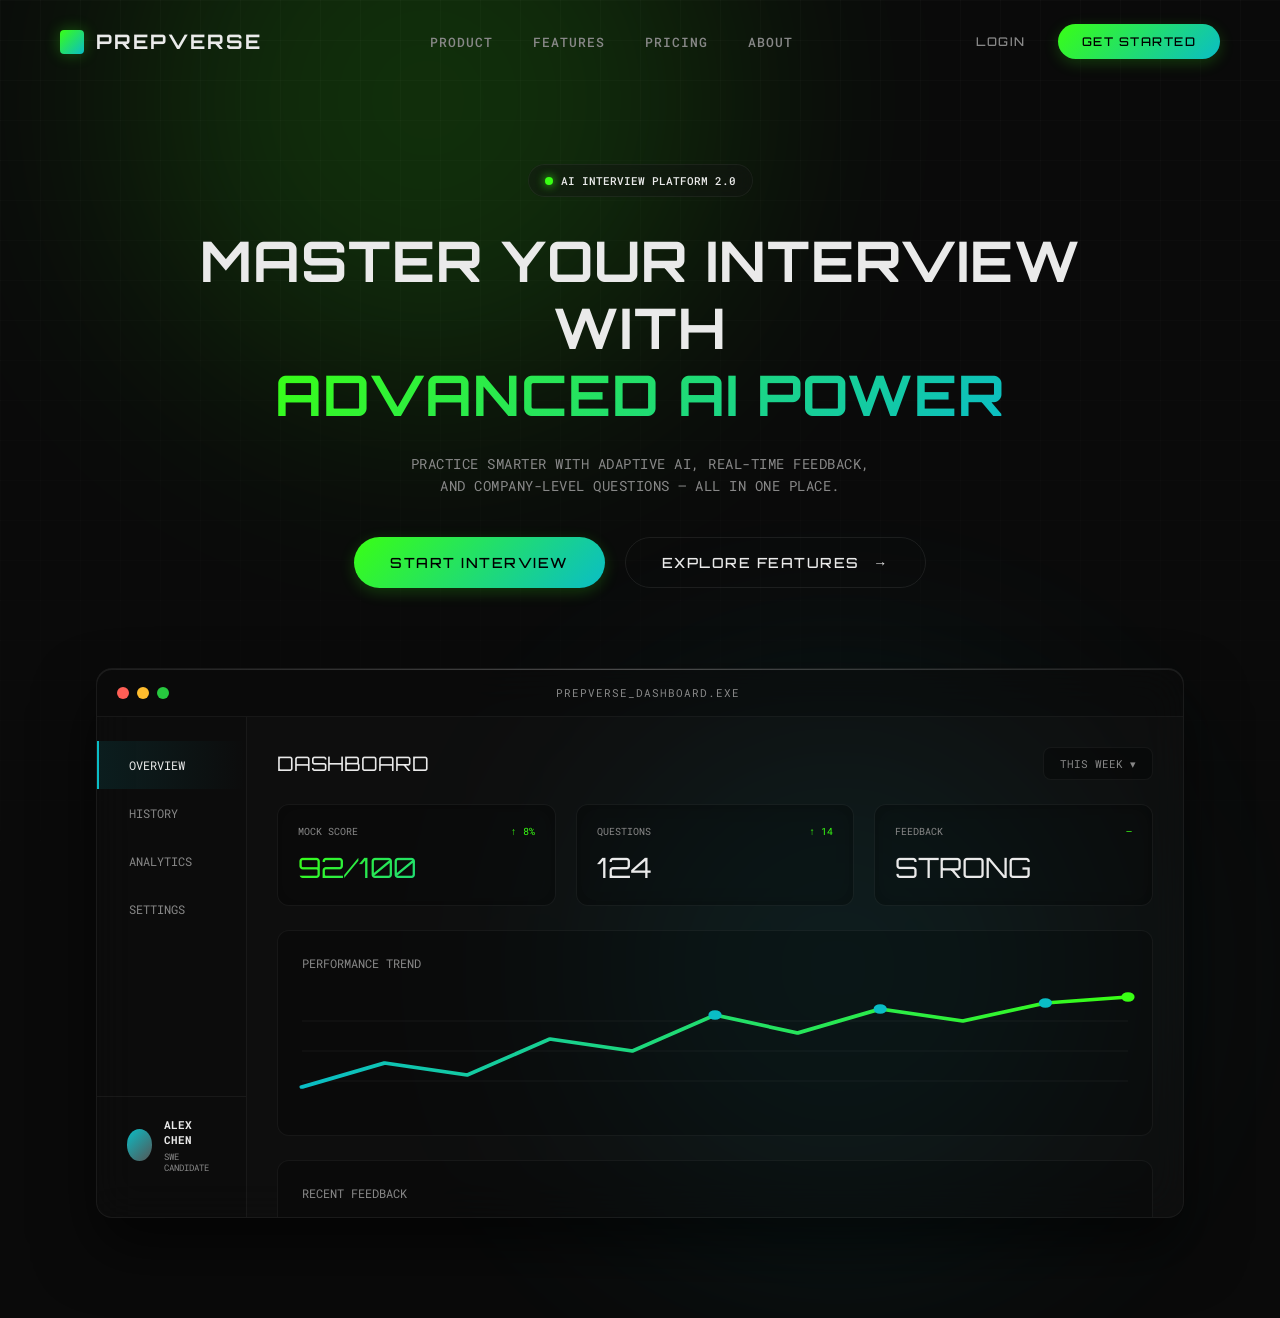
<file: frontend/index.html>
<!DOCTYPE html>
<html lang="en">

<head>
  <meta charset="UTF-8">
  <meta name="viewport" content="width=device-width, initial-scale=1.0">
  <title>PrepVerse | Advanced AI Interview Platform</title>

  <link
    href="https://fonts.googleapis.com/css2?family=Orbitron:wght@400;500;700&family=Roboto+Mono:wght@400;500;700&display=swap"
    rel="stylesheet">
  <link rel="stylesheet" href="styles.css">
</head>

<body>
  <!-- Ambient Background -->
  <div class="ambient-gradient-1"></div>
  <div class="ambient-gradient-2"></div>
  <div class="grid-overlay"></div>

  <!-- NAVBAR -->
  <nav class="navbar">
    <div class="logo">
      <div class="logo-icon"></div>
      PREPVERSE
    </div>

    <div class="nav-links">
      <a href="#product">PRODUCT</a>
      <a href="#features">FEATURES</a>
      <a href="#pricing">PRICING</a>
      <a href="#about">ABOUT</a>
    </div>

    <div class="nav-actions">
      <button class="btn-ghost">LOGIN</button>
      <button class="btn-primary">GET STARTED</button>
    </div>
  </nav>

  <!-- HERO SECTION -->
  <main class="hero">
    <div class="hero-content">
      <div class="badge fade-in-up">
        <span class="badge-dot"></span>
        AI INTERVIEW PLATFORM 2.0
      </div>

      <h1 class="fade-in-up delay-1">
        MASTER YOUR INTERVIEW WITH<br>
        <span class="text-gradient">ADVANCED AI POWER</span>
      </h1>

      <p class="fade-in-up delay-2">
        PRACTICE SMARTER WITH ADAPTIVE AI, REAL-TIME FEEDBACK,<br>
        AND COMPANY-LEVEL QUESTIONS — ALL IN ONE PLACE.
      </p>

      <div class="hero-buttons fade-in-up delay-3">
  <button class="btn-primary large" id="startInterviewBtn">
  START INTERVIEW
</button>
  <button class="btn-outline large">
    EXPLORE FEATURES <span class="arrow">→</span>
  </button>
</div>
    </div>

    <!-- PREVIEW DASHBOARD -->
    <div class="dashboard-preview fade-in-up delay-4">
      <div class="dashboard-header">
        <div class="window-controls">
          <span></span><span></span><span></span>
        </div>
        <div class="window-title">PREPVERSE_DASHBOARD.EXE</div>
      </div>
      <div class="dashboard-grid">
        <!-- SIDEBAR -->
        <div class="side-panel">
          <div class="nav-item active">OVERVIEW</div>
          <div class="nav-item">HISTORY</div>
          <div class="nav-item">ANALYTICS</div>
          <div class="nav-item">SETTINGS</div>

          <div class="user-profile">
            <div class="avatar"></div>
            <div class="user-info">
              <span class="user-name">ALEX CHEN</span>
              <span class="user-role">SWE CANDIDATE</span>
            </div>
          </div>
        </div>

        <!-- MAIN CONTENT -->
        <div class="main-panel">
          <div class="main-header">
            <div class="main-title">DASHBOARD</div>
            <div class="date-filter">THIS WEEK ▾</div>
          </div>

          <div class="stats-row">
            <div class="stat-card">
              <div class="stat-label">
                <span>MOCK SCORE</span>
                <span class="stat-trend">↑ 8%</span>
              </div>
              <div class="stat-value text-gradient">92/100</div>
            </div>
            <div class="stat-card">
              <div class="stat-label">
                <span>QUESTIONS</span>
                <span class="stat-trend">↑ 14</span>
              </div>
              <div class="stat-value">124</div>
            </div>
            <div class="stat-card">
              <div class="stat-label">
                <span>FEEDBACK</span>
                <span class="stat-trend">—</span>
              </div>
              <div class="stat-value">STRONG</div>
            </div>
          </div>

          <div class="chart-section">
            <div class="chart-header-title">PERFORMANCE TREND</div>
            <div class="chart-box">
              <svg viewBox="0 0 500 100" class="line-chart" preserveAspectRatio="none">
                <line x1="0" y1="25" x2="500" y2="25" stroke="rgba(255,255,255,0.05)" stroke-width="1" />
                <line x1="0" y1="50" x2="500" y2="50" stroke="rgba(255,255,255,0.05)" stroke-width="1" />
                <line x1="0" y1="75" x2="500" y2="75" stroke="rgba(255,255,255,0.05)" stroke-width="1" />

                <polyline points="0,80 50,60 100,70 150,40 200,50 250,20 300,35 350,15 400,25 450,10 500,5" fill="none"
                  stroke="url(#chart-gradient)" stroke-width="3" stroke-linecap="round" stroke-linejoin="round" />

                <circle cx="250" cy="20" r="4" fill="#0ABDC6" />
                <circle cx="350" cy="15" r="4" fill="#0ABDC6" />
                <circle cx="450" cy="10" r="4" fill="#0ABDC6" />
                <circle cx="500" cy="5" r="4" fill="#39FF14" />

                <defs>
                  <linearGradient id="chart-gradient" x1="0%" y1="0%" x2="100%" y2="0%">
                    <stop offset="0%" stop-color="#0ABDC6" />
                    <stop offset="100%" stop-color="#39FF14" />
                  </linearGradient>
                </defs>
              </svg>
            </div>
          </div>

          <div class="qa-section">
            <div class="qa-header">RECENT FEEDBACK</div>
            <div class="qa-item">
              <div class="q-row">
                <span class="label-q">Q:</span>
                EXPLAIN OOPS CONCEPTS IN SYSTEM DESIGN.
              </div>
              <div class="a-row">
                <span class="label-a">A:</span>
                OBJECT ORIENTED PROGRAMMING INVOLVES ENCAPSULATION, INHERITANCE, POLYMORPHISM, AND ABSTRACTION. YOUR
                ANSWER DEMONSTRATED DEEP KNOWLEDGE ALTHOUGH LACKED A REAL-WORLD EXAMPLE. SCORE: 8.5/10.
              </div>
            </div>
          </div>

        </div>
      </div>
    </div>

  </main>
  <!-- Pipeline Integration -->
  <script src="app.js"></script>
</body>

</html>
</file>
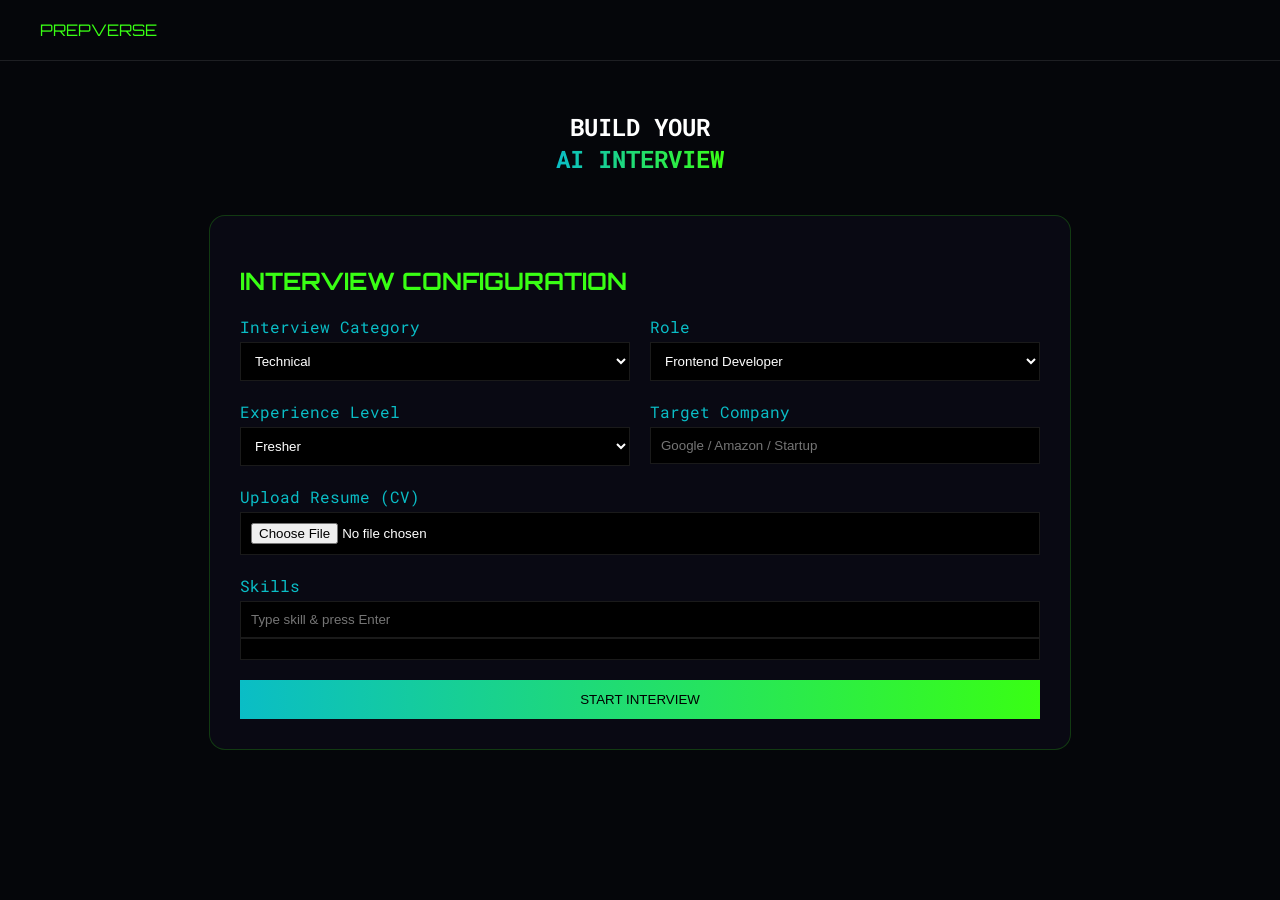
<file: frontend/dashboard.html>
<!DOCTYPE html>
<html lang="en">
<head>
<meta charset="UTF-8">
<meta name="viewport" content="width=device-width, initial-scale=1.0">

<title>PrepVerse | AI Interview Platform</title>

<link href="https://fonts.googleapis.com/css2?family=Orbitron:wght@400;500;700&family=Roboto+Mono:wght@400;500;700&display=swap" rel="stylesheet">

<style>

/* GLOBAL */
body {
  margin: 0;
  font-family: 'Roboto Mono', monospace;
  background: #05060a;
  color: white;
}

/* NAVBAR */
.navbar {
  display: flex;
  justify-content: space-between;
  padding: 20px 40px;
  border-bottom: 1px solid rgba(255,255,255,0.1);
}

.logo {
  font-family: 'Orbitron';
  color: #39FF14;
}

/* HERO */
.hero {
  text-align: center;
  margin-top: 50px;
}

.text-gradient {
  background: linear-gradient(90deg, #0ABDC6, #39FF14);
  -webkit-background-clip: text;
  -webkit-text-fill-color: transparent;
}

/* SETUP */
.setup-container {
  display: flex;
  justify-content: center;
  margin-top: 40px;
}

.setup-box {
  width: 800px;
  background: rgba(10,10,20,0.9);
  border: 1px solid rgba(57,255,20,0.2);
  padding: 30px;
  border-radius: 16px;
}

.setup-box h2 {
  font-family: 'Orbitron';
  color: #39FF14;
  margin-bottom: 20px;
}

/* GRID STRUCTURE */
.form-grid {
  display: grid;
  grid-template-columns: 1fr 1fr;
  gap: 20px;
}

/* INPUTS */
.input-group {
  display: flex;
  flex-direction: column;
}

label {
  color: #0ABDC6;
  margin-bottom: 5px;
}

input, select {
  padding: 10px;
  background: black;
  color: white;
  border: 1px solid rgba(255,255,255,0.1);
}

/* FULL WIDTH */
.full-width {
  grid-column: span 2;
}

/* SKILLS INPUT */
.skills-box {
  display: flex;
  flex-wrap: wrap;
  gap: 8px;
  background: black;
  padding: 10px;
  border: 1px solid rgba(255,255,255,0.1);
}

.skill-tag {
  background: #0ABDC6;
  color: black;
  padding: 5px 10px;
  border-radius: 8px;
  font-size: 12px;
}

/* BUTTON */
.btn-primary {
  margin-top: 20px;
  padding: 12px;
  width: 100%;
  background: linear-gradient(90deg, #0ABDC6, #39FF14);
  border: none;
  cursor: pointer;
}

/* INTERVIEW */
.interview-container {
  display: flex;
  justify-content: center;
  margin-top: 60px;
}

.interview-box {
  width: 700px;
  background: rgba(10,10,20,0.9);
  border: 1px solid rgba(57,255,20,0.2);
  padding: 30px;
  border-radius: 16px;
}

.hidden {
  display: none;
}

</style>
</head>

<body>

<nav class="navbar">
  <div class="logo">PREPVERSE</div>
</nav>

<section class="hero">
  <h1>
    BUILD YOUR<br>
    <span class="text-gradient">AI INTERVIEW</span>
  </h1>
</section>

<!-- SETUP -->
<section class="setup-container" id="setupSection">
  <div class="setup-box">

    <h2>INTERVIEW CONFIGURATION</h2>

    <div class="form-grid">

      <!-- CATEGORY -->
      <div class="input-group">
        <label>Interview Category</label>
        <select id="category">
          <option>Technical</option>
          <option>Behavioral</option>
          <option>System Design</option>
          <option>HR Round</option>
        </select>
      </div>

      <!-- ROLE -->
      <div class="input-group">
        <label>Role</label>
        <select id="role">
          <option>Frontend Developer</option>
          <option>Backend Developer</option>
          <option>Full Stack Developer</option>
          <option>Software Engineer</option>
        </select>
      </div>

      <!-- EXPERIENCE -->
      <div class="input-group">
        <label>Experience Level</label>
        <select id="experience">
          <option>Fresher</option>
          <option>1-3 Years</option>
          <option>3-5 Years</option>
          <option>5+ Years</option>
        </select>
      </div>

      <!-- COMPANY -->
      <div class="input-group">
        <label>Target Company</label>
        <input type="text" id="company" placeholder="Google / Amazon / Startup">
      </div>

      <!-- RESUME -->
      <div class="input-group full-width">
        <label>Upload Resume (CV)</label>
        <input type="file" id="resume">
      </div>

      <!-- SKILLS -->
      <div class="input-group full-width">
        <label>Skills</label>
        <input type="text" id="skillInput" placeholder="Type skill & press Enter">
        <div class="skills-box" id="skillsBox"></div>
      </div>

    </div>

    <button class="btn-primary" id="startBtn">START INTERVIEW</button>

  </div>
</section>

<!-- INTERVIEW -->
<section class="interview-container hidden" id="interviewSection">
  <div class="interview-box">
    <h3 id="questionText">Preparing...</h3>
  </div>
</section>

<script>

// SKILLS HANDLING
const skillInput = document.getElementById("skillInput");
const skillsBox = document.getElementById("skillsBox");

let skills = [];

skillInput.addEventListener("keypress", function(e) {
  if (e.key === "Enter") {
    e.preventDefault();
    const value = skillInput.value.trim();

    if (value) {
      skills.push(value);

      const tag = document.createElement("span");
      tag.className = "skill-tag";
      tag.innerText = value;

      skillsBox.appendChild(tag);
      skillInput.value = "";
    }
  }
});

// START INTERVIEW
document.getElementById("startBtn").addEventListener("click", () => {

  const config = {
    category: document.getElementById("category").value,
    role: document.getElementById("role").value,
    experience: document.getElementById("experience").value,
    company: document.getElementById("company").value,
    skills: skills
  };

  console.log("INTERVIEW CONFIG:", config);

  document.getElementById("setupSection").classList.add("hidden");
  document.getElementById("interviewSection").classList.remove("hidden");

  document.getElementById("questionText").innerText =
    "Interview starting based on your profile...";
});

</script>

</body>
</html>
</file>
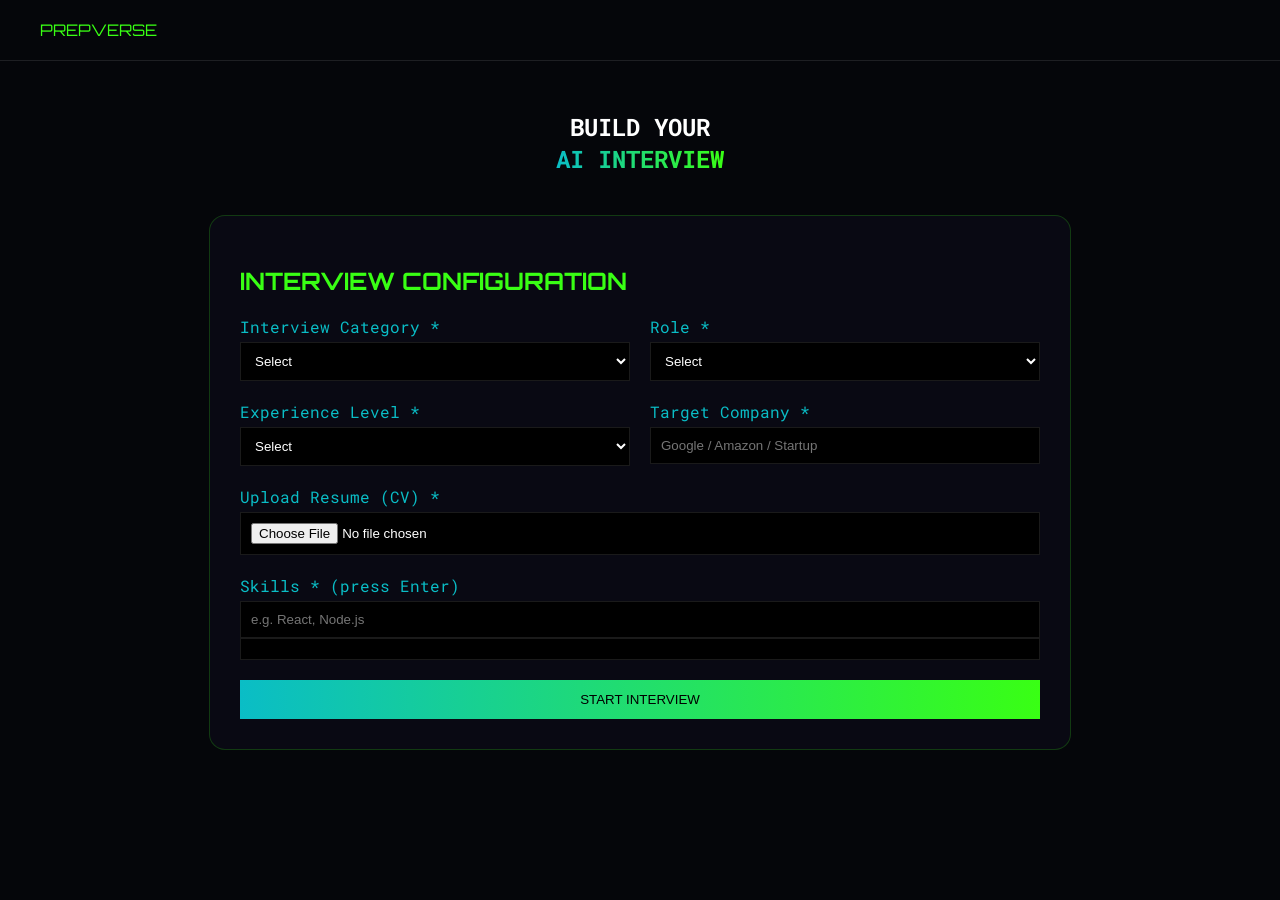
<file: frontend/select.html>
<!DOCTYPE html>
<html lang="en">
<head>
<meta charset="UTF-8">
<meta name="viewport" content="width=device-width, initial-scale=1.0">

<title>PrepVerse | Interview Setup</title>

<link href="https://fonts.googleapis.com/css2?family=Orbitron:wght@400;500;700&family=Roboto+Mono:wght@400;500;700&display=swap" rel="stylesheet">

<style>

/* GLOBAL */
body {
  margin: 0;
  font-family: 'Roboto Mono', monospace;
  background: #05060a;
  color: white;
}

/* NAVBAR */
.navbar {
  display: flex;
  justify-content: space-between;
  padding: 20px 40px;
  border-bottom: 1px solid rgba(255,255,255,0.1);
}

.logo {
  font-family: 'Orbitron';
  color: #39FF14;
}

/* HERO */
.hero {
  text-align: center;
  margin-top: 50px;
}

.text-gradient {
  background: linear-gradient(90deg, #0ABDC6, #39FF14);
  -webkit-background-clip: text;
  -webkit-text-fill-color: transparent;
}

/* SETUP BOX */
.setup-container {
  display: flex;
  justify-content: center;
  margin-top: 40px;
}

.setup-box {
  width: 800px;
  background: rgba(10,10,20,0.9);
  border: 1px solid rgba(57,255,20,0.2);
  padding: 30px;
  border-radius: 16px;
}

.setup-box h2 {
  font-family: 'Orbitron';
  color: #39FF14;
}

/* GRID */
.form-grid {
  display: grid;
  grid-template-columns: 1fr 1fr;
  gap: 20px;
}

/* INPUTS */
.input-group {
  display: flex;
  flex-direction: column;
}

label {
  color: #0ABDC6;
  margin-bottom: 5px;
}

input, select {
  padding: 10px;
  background: black;
  color: white;
  border: 1px solid rgba(255,255,255,0.1);
}

.full-width {
  grid-column: span 2;
}

/* SKILLS */
.skills-box {
  display: flex;
  flex-wrap: wrap;
  gap: 8px;
  background: black;
  padding: 10px;
  border: 1px solid rgba(255,255,255,0.1);
}

.skill-tag {
  background: #0ABDC6;
  color: black;
  padding: 5px 10px;
  border-radius: 8px;
  font-size: 12px;
}

/* BUTTON */
.btn-primary {
  margin-top: 20px;
  padding: 12px;
  width: 100%;
  background: linear-gradient(90deg, #0ABDC6, #39FF14);
  border: none;
  cursor: pointer;
}

</style>
</head>

<body>

<nav class="navbar">
  <div class="logo">PREPVERSE</div>
</nav>

<section class="hero">
  <h1>
    BUILD YOUR<br>
    <span class="text-gradient">AI INTERVIEW</span>
  </h1>
</section>

<!-- SETUP -->
<section class="setup-container">
  <div class="setup-box">

    <h2>INTERVIEW CONFIGURATION</h2>

    <div class="form-grid">

      <!-- CATEGORY -->
      <div class="input-group">
        <label>Interview Category *</label>
        <select id="category">
          <option value="">Select</option>
          <option>Technical</option>
          <option>Behavioral</option>
          <option>System Design</option>
          <option>HR Round</option>
        </select>
      </div>

      <!-- ROLE -->
      <div class="input-group">
        <label>Role *</label>
        <select id="role">
          <option value="">Select</option>
          <option>Frontend Developer</option>
          <option>Backend Developer</option>
          <option>Full Stack Developer</option>
          <option>Software Engineer</option>
        </select>
      </div>

      <!-- EXPERIENCE -->
      <div class="input-group">
        <label>Experience Level *</label>
        <select id="experience">
          <option value="">Select</option>
          <option>Fresher</option>
          <option>1-3 Years</option>
          <option>3-5 Years</option>
          <option>5+ Years</option>
        </select>
      </div>

      <!-- COMPANY -->
      <div class="input-group">
        <label>Target Company *</label>
        <input type="text" id="company" placeholder="Google / Amazon / Startup">
      </div>

      <!-- RESUME -->
      <div class="input-group full-width">
        <label>Upload Resume (CV) *</label>
        <input type="file" id="resume">
      </div>

      <!-- SKILLS -->
      <div class="input-group full-width">
        <label>Skills * (press Enter)</label>
        <input type="text" id="skillInput" placeholder="e.g. React, Node.js">
        <div class="skills-box" id="skillsBox"></div>
      </div>

    </div>

    <button class="btn-primary" id="startBtn">START INTERVIEW</button>

  </div>
</section>

<script src="app.js">

// SKILLS
const skillInput = document.getElementById("skillInput");
const skillsBox = document.getElementById("skillsBox");

let skills = [];

skillInput.addEventListener("keypress", function(e) {
  if (e.key === "Enter") {
    e.preventDefault();
    const value = skillInput.value.trim();

    if (value) {
      skills.push(value);

      const tag = document.createElement("span");
      tag.className = "skill-tag";
      tag.innerText = value;

      skillsBox.appendChild(tag);
      skillInput.value = "";
    }
  }
});

// START INTERVIEW
document.getElementById("startBtn").addEventListener("click", async () => {

  const category = document.getElementById("category").value;
  const role = document.getElementById("role").value;
  const experience = document.getElementById("experience").value;
  const company = document.getElementById("company").value.trim();
  const resume = document.getElementById("resume").files[0];

  if (!category || !role || !experience || !company || !resume || skills.length === 0) {
    alert("Please fill all fields!");
    return;
  }

  const config = {
    category,
    role,
    experience,
    company,
    skills,
    resumeName: resume.name,
    timestamp: new Date().toISOString()
  };

  console.log("Sending JSON:", config);

  try {
    await fetch("http://localhost:3000/save-config", {
      method: "POST",
      headers: {
        "Content-Type": "application/json"
      },
      body: JSON.stringify(config)
    });

    // also store locally for next page
    localStorage.setItem("interview_config", JSON.stringify(config));

    window.location.href = "interview.html";

  } catch (err) {
    console.error("Error saving JSON:", err);
    alert("Backend not running!");
  }
});

</script>

</body>
</html>
</file>
<file: frontend/styles.css>
:root {
  --bg-color: #0A0A0A;
  --text-main: #EAEAEA;
  --text-muted: #888888;
  --border-color: rgba(255, 255, 255, 0.08);
  --glass-bg: rgba(20, 20, 20, 0.4);
  --glass-border: rgba(255, 255, 255, 0.05);
  
  --accent-green: #39FF14;
  --accent-blue: #0ABDC6;
  
  --font-heading: 'Orbitron', sans-serif;
  --font-body: 'Roboto Mono', monospace;
}

* {
  margin: 0;
  padding: 0;
  box-sizing: border-box;
}

body {
  background-color: var(--bg-color);
  color: var(--text-main);
  font-family: var(--font-body);
  text-transform: uppercase;
  overflow-x: hidden;
  min-height: 100vh;
  position: relative;
}

/* AMBIENT BACKGROUNDS */
.ambient-gradient-1, .ambient-gradient-2 {
  position: absolute;
  border-radius: 50%;
  filter: blur(120px);
  z-index: -2;
  opacity: 0.15;
  animation: float 10s infinite alternate ease-in-out;
}

.ambient-gradient-1 {
  background: var(--accent-green);
  width: 600px;
  height: 600px;
  top: -200px;
  left: 10vw;
}

.ambient-gradient-2 {
  background: var(--accent-blue);
  width: 500px;
  height: 500px;
  bottom: 100px;
  right: 15vw;
  animation-delay: -5s;
}

.grid-overlay {
  position: absolute;
  top: 0; left: 0; width: 100%; height: 100%;
  background-size: 40px 40px;
  background-image: 
    linear-gradient(to right, rgba(255,255,255,0.02) 1px, transparent 1px),
    linear-gradient(to bottom, rgba(255,255,255,0.02) 1px, transparent 1px);
  z-index: -1;
  mask-image: linear-gradient(to bottom, rgba(0,0,0,1) 0%, rgba(0,0,0,0) 90%);
  -webkit-mask-image: linear-gradient(to bottom, rgba(0,0,0,1) 0%, rgba(0,0,0,0) 90%);
}

@keyframes float {
  0% { transform: translate(0, 0); }
  100% { transform: translate(50px, 50px); }
}

/* TYPOGRAPHY */
h1 {
  font-family: var(--font-heading);
  font-size: 56px;
  line-height: 1.2;
  letter-spacing: 1px;
}

.text-gradient {
  background: linear-gradient(135deg, var(--accent-green), var(--accent-blue));
  -webkit-background-clip: text;
  -webkit-text-fill-color: transparent;
  background-clip: text;
}

p {
  color: var(--text-muted);
  font-size: 14px;
  line-height: 1.6;
  letter-spacing: 0.5px;
}

/* NAVBAR */
.navbar {
  display: flex;
  justify-content: space-between;
  align-items: center;
  padding: 24px 60px;
  position: relative;
  z-index: 10;
  border-bottom: 1px solid transparent;
  transition: all 0.3s ease;
}

.logo {
  font-family: var(--font-heading);
  font-size: 20px;
  font-weight: 700;
  display: flex;
  align-items: center;
  gap: 12px;
  letter-spacing: 2px;
}

.logo-icon {
  width: 24px;
  height: 24px;
  background: linear-gradient(135deg, var(--accent-green), var(--accent-blue));
  border-radius: 4px;
  box-shadow: 0 0 15px rgba(57, 255, 20, 0.3);
}

.nav-links {
  display: flex;
  gap: 40px;
}

.nav-links a {
  text-decoration: none;
  color: var(--text-muted);
  font-size: 13px;
  font-weight: 500;
  letter-spacing: 1px;
  transition: color 0.3s;
}

.nav-links a:hover {
  color: var(--text-main);
  text-shadow: 0 0 8px rgba(234, 234, 234, 0.3);
}

.nav-actions {
  display: flex;
  gap: 16px;
  align-items: center;
}

/* BUTTONS */
button {
  font-family: var(--font-heading);
  font-size: 12px;
  font-weight: 500;
  letter-spacing: 1.5px;
  text-transform: uppercase;
  border-radius: 999px;
  cursor: pointer;
  transition: all 0.3s ease;
}

.btn-primary {
  background: linear-gradient(135deg, var(--accent-green), var(--accent-blue));
  border: none;
  color: #000;
  padding: 10px 24px;
  box-shadow: 0 4px 15px rgba(57, 255, 20, 0.2);
}

.btn-primary:hover {
  box-shadow: 0 6px 20px rgba(57, 255, 20, 0.4);
  transform: translateY(-2px);
}

.btn-outline {
  background: transparent;
  border: 1px solid var(--border-color);
  color: var(--text-main);
  padding: 10px 24px;
}

.btn-outline:hover {
  border-color: rgba(255, 255, 255, 0.3);
  background: rgba(255, 255, 255, 0.05);
  transform: translateY(-2px);
}

.btn-ghost {
  background: transparent;
  border: none;
  color: var(--text-muted);
  padding: 10px 16px;
}

.btn-ghost:hover {
  color: var(--text-main);
}

button.large {
  padding: 16px 36px;
  font-size: 14px;
}

/* HERO */
.hero {
  display: flex;
  flex-direction: column;
  align-items: center;
  justify-content: flex-start;
  text-align: center;
  padding-top: 80px;
  padding-bottom: 100px;
  z-index: 5;
  position: relative;
}

.hero-content {
  max-width: 900px;
  display: flex;
  flex-direction: column;
  align-items: center;
}

/* BADGE */
.badge {
  display: flex;
  align-items: center;
  gap: 8px;
  font-size: 11px;
  font-weight: 500;
  color: var(--text-main);
  background: var(--glass-bg);
  border: 1px solid var(--glass-border);
  padding: 8px 16px;
  border-radius: 999px;
  margin-bottom: 30px;
  backdrop-filter: blur(10px);
  -webkit-backdrop-filter: blur(10px);
}

.badge-dot {
  width: 8px;
  height: 8px;
  background-color: var(--accent-green);
  border-radius: 50%;
  box-shadow: 0 0 10px var(--accent-green);
}

.hero h1 {
  margin-bottom: 24px;
}

.hero p {
  max-width: 600px;
  margin-bottom: 40px;
}

.hero-buttons {
  display: flex;
  gap: 20px;
}

.arrow {
  margin-left: 8px;
  transition: transform 0.3s;
  display: inline-block;
}

.btn-outline:hover .arrow {
  transform: translateX(4px);
}

/* DASHBOARD PREVIEW */
.dashboard-preview {
  margin-top: 80px;
  width: 85%;
  max-width: 1100px;
  background: var(--glass-bg);
  border: 1px solid var(--glass-border);
  border-radius: 16px;
  backdrop-filter: blur(20px);
  -webkit-backdrop-filter: blur(20px);
  box-shadow: 0 30px 60px rgba(0, 0, 0, 0.6), inset 0 1px 0 rgba(255, 255, 255, 0.1);
  overflow: hidden;
  position: relative;
  text-align: left;
}

.dashboard-preview::before {
  content: '';
  position: absolute;
  top: 0; left: 0; right: 0;
  height: 1px;
  background: linear-gradient(90deg, transparent, rgba(255,255,255,0.2), transparent);
}

.dashboard-header {
  display: flex;
  align-items: center;
  padding: 16px 20px;
  border-bottom: 1px solid var(--glass-border);
  background: rgba(0, 0, 0, 0.2);
}

.window-controls {
  display: flex;
  gap: 8px;
  margin-right: 20px;
}

.window-controls span {
  width: 12px;
  height: 12px;
  border-radius: 50%;
  background: #333;
}

.window-controls span:nth-child(1) { background: #FF5F56; }
.window-controls span:nth-child(2) { background: #FFBD2E; }
.window-controls span:nth-child(3) { background: #27C93F; }

.window-title {
  font-size: 11px;
  color: var(--text-muted);
  letter-spacing: 1px;
  flex-grow: 1;
  text-align: center;
  margin-right: 56px; 
}

.dashboard-grid {
  display: flex;
  height: 500px;
}

.side-panel {
  width: 220px;
  border-right: 1px solid var(--glass-border);
  padding: 24px 0;
  background: rgba(0, 0, 0, 0.1);
  display: flex;
  flex-direction: column;
}

.nav-item {
  padding: 16px 30px;
  font-size: 12px;
  color: var(--text-muted);
  cursor: pointer;
  border-left: 2px solid transparent;
  transition: all 0.2s;
  display: flex;
  align-items: center;
  gap: 12px;
}

.nav-item:hover {
  color: var(--text-main);
  background: rgba(255, 255, 255, 0.02);
}

.nav-item.active {
  color: var(--text-main);
  border-left-color: var(--accent-blue);
  background: linear-gradient(90deg, rgba(10, 189, 198, 0.1), transparent);
}

.nav-item-icon {
  width: 16px;
  height: 16px;
  opacity: 0.7;
}

.nav-item.active .nav-item-icon {
  opacity: 1;
  color: var(--accent-blue);
}

.user-profile {
  margin-top: auto;
  padding: 20px 30px;
  border-top: 1px solid var(--glass-border);
  display: flex;
  align-items: center;
  gap: 12px;
}

.avatar {
  width: 32px;
  height: 32px;
  background: linear-gradient(135deg, var(--accent-blue), #555);
  border-radius: 50%;
}

.user-info {
  display: flex;
  flex-direction: column;
  gap: 4px;
}

.user-name {
  font-size: 11px;
  font-weight: bold;
}

.user-role {
  font-size: 9px;
  color: var(--text-muted);
}

.main-panel {
  flex-grow: 1;
  padding: 30px;
  display: flex;
  flex-direction: column;
  gap: 24px;
  overflow-y: auto;
}

/* Scrollbar for webkit */
.main-panel::-webkit-scrollbar {
  width: 6px;
}
.main-panel::-webkit-scrollbar-track {
  background: rgba(0,0,0,0.1); 
}
.main-panel::-webkit-scrollbar-thumb {
  background: rgba(255,255,255,0.1); 
  border-radius: 10px;
}

.main-header {
  display: flex;
  justify-content: space-between;
  align-items: center;
}

.main-title {
  font-family: var(--font-heading);
  font-size: 20px;
  color: var(--text-main);
}

.date-filter {
  font-size: 11px;
  color: var(--text-muted);
  background: rgba(0, 0, 0, 0.3);
  border: 1px solid var(--glass-border);
  padding: 8px 16px;
  border-radius: 8px;
}

.stats-row {
  display: flex;
  gap: 20px;
}

.stat-card {
  flex: 1;
  background: rgba(0, 0, 0, 0.2);
  border: 1px solid var(--glass-border);
  border-radius: 12px;
  padding: 20px;
  transition: transform 0.3s, background 0.3s;
  box-shadow: inset 0 0 20px rgba(0,0,0,0.2);
}

.stat-card:hover {
  transform: translateY(-2px);
  background: rgba(255, 255, 255, 0.02);
}

.stat-label {
  font-size: 10px;
  color: var(--text-muted);
  margin-bottom: 12px;
  display: flex;
  justify-content: space-between;
}

.stat-trend {
  color: var(--accent-green);
}

.stat-value {
  font-family: var(--font-heading);
  font-size: 28px;
}

/* CHART SECTION */
.chart-section {
  background: rgba(0, 0, 0, 0.2);
  border: 1px solid var(--glass-border);
  border-radius: 12px;
  padding: 24px;
}

.chart-header-title {
  font-size: 12px;
  color: var(--text-muted);
  margin-bottom: 20px;
}

.chart-box {
  width: 100%;
  height: 120px;
}

.line-chart {
  width: 100%;
  height: 100%;
  overflow: visible;
}

/* QA SECTION */
.qa-section {
  background: rgba(0, 0, 0, 0.2);
  border: 1px solid var(--glass-border);
  border-radius: 12px;
  padding: 24px;
}

.qa-header {
  font-size: 12px;
  color: var(--text-muted);
  margin-bottom: 20px;
}

.qa-item {
  display: flex;
  flex-direction: column;
  gap: 12px;
  font-size: 13px;
  line-height: 1.6;
  background: rgba(255,255,255,0.01);
  padding: 16px;
  border-radius: 8px;
  border: 1px solid rgba(255,255,255,0.02);
}

.q-row {
  color: var(--text-main);
  display: flex;
  align-items: flex-start;
}

.a-row {
  color: var(--text-muted);
  display: flex;
  align-items: flex-start;
}

.label-q { color: var(--accent-blue); font-weight: bold; margin-right: 12px; }
.label-a { color: var(--accent-green); font-weight: bold; margin-right: 12px; }

/* ANIMATIONS */
.fade-in-up {
  opacity: 0;
  transform: translateY(20px);
  animation: fadeInUp 0.8s ease-out forwards;
}

.delay-1 { animation-delay: 0.1s; }
.delay-2 { animation-delay: 0.2s; }
.delay-3 { animation-delay: 0.3s; }
.delay-4 { animation-delay: 0.4s; }

@keyframes fadeInUp {
  to {
    opacity: 1;
    transform: translateY(0);
  }
}

/* RESPONSIVE DESKTOP SIZING (Max-width limits) */
@media (max-width: 1200px) {
  .dashboard-preview { width: 95%; }
  .stats-row { flex-wrap: wrap; }
  .stat-card { min-width: 150px; }
}
</file>
